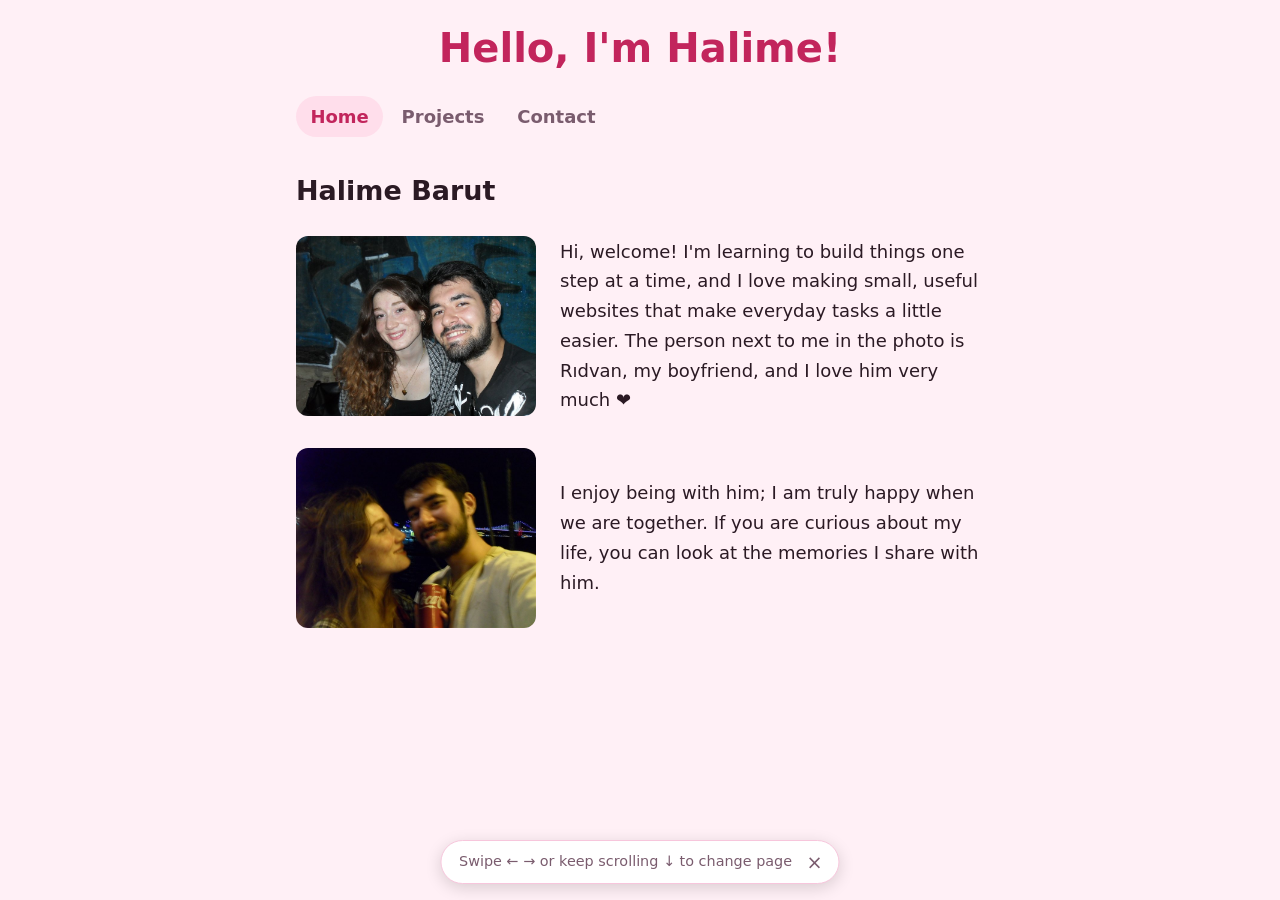
<file: index.html>
<!DOCTYPE html>
<html lang="en">
<head>
  <meta charset="UTF-8">
  <meta name="viewport" content="width=device-width, initial-scale=1">
  <title>Home · Halime Barut</title>
  <link rel="stylesheet" href="style.css">
  <script src="swipe.js" defer></script>
</head>
<body>
  <h1 class="greeting">Hello, I'm Halime!</h1>

  <!-- Shared menu: the same on every page. Only aria-current moves. -->
  <nav class="site-nav" aria-label="Main">
    <a href="index.html" aria-current="page">Home</a>
    <a href="projects.html">Projects</a>
    <a href="contact.html">Contact</a>
  </nav>

  <main>
    <h2>Halime Barut</h2>
    <div class="photo-text">
      <img src="photo.jpg" alt="Halime Barut and Rıdvan smiling together" width="240" height="180">
      <p>Hi, welcome! I'm learning to build things one step at a time, and I love making small, useful websites that make everyday tasks a little easier. The person next to me in the photo is Rıdvan, my boyfriend, and I love him very much ❤️</p>
    </div>

    <div class="photo-text">
      <img src="photo-2.jpg" alt="Halime Barut and Rıdvan at night by the water, with a lit-up bridge behind them" width="240" height="180">
      <p>I enjoy being with him; I am truly happy when we are together. If you are curious about my life, you can look at the memories I share with him.</p>
    </div>

    <div class="swipe-hint"><span>Swipe ← → or keep scrolling ↓ to change page</span><button class="hint-close" type="button" aria-label="Hide hint">×</button></div>
  </main>
</body>
</html>
</file>
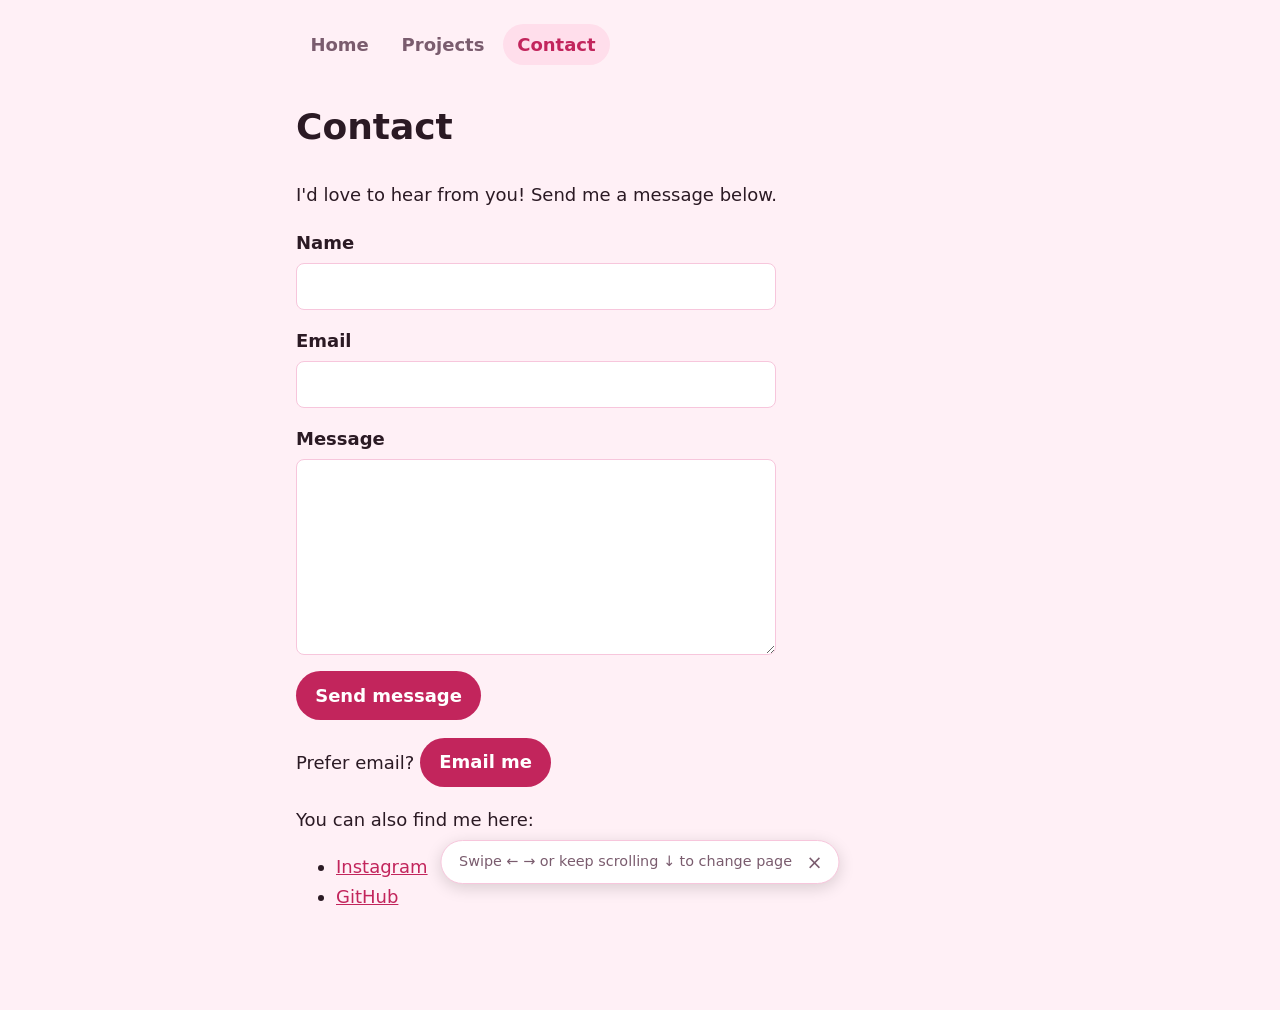
<file: contact.html>
<!DOCTYPE html>
<html lang="en">
<head>
  <meta charset="UTF-8">
  <meta name="viewport" content="width=device-width, initial-scale=1">
  <title>Contact · Halime Barut</title>
  <link rel="stylesheet" href="style.css">
  <script src="swipe.js" defer></script>
</head>
<body>
  <!-- Shared menu: the same on every page. Only aria-current moves. -->
  <nav class="site-nav" aria-label="Main">
    <a href="index.html">Home</a>
    <a href="projects.html">Projects</a>
    <a href="contact.html" aria-current="page">Contact</a>
  </nav>

  <main>
    <h1>Contact</h1>
    <p>I'd love to hear from you! Send me a message below.</p>

    <!-- Formspree receives the form and emails it to me, so no server of my own is needed. -->
    <form class="contact-form" action="https://formspree.io/f/mqpebklr" method="POST">
      <label for="name">Name</label>
      <input type="text" id="name" name="name" autocomplete="name" required>

      <label for="email">Email</label>
      <input type="email" id="email" name="email" autocomplete="email" required>

      <label for="message">Message</label>
      <textarea id="message" name="message" rows="6" required></textarea>

      <button class="button" type="submit">Send message</button>
    </form>

    <!-- mailto: opens the visitor's email app with my address already filled in -->
    <p>Prefer email? <a class="button" href="mailto:baruthalime41@gmail.com">Email me</a></p>

    <p>You can also find me here:</p>
    <ul>
      <li><a href="https://www.instagram.com/hlm_ee3/">Instagram</a></li>
      <li><a href="https://github.com/baruthalime41-cmd">GitHub</a></li>
    </ul>

    <div class="swipe-hint"><span>Swipe ← → or keep scrolling ↓ to change page</span><button class="hint-close" type="button" aria-label="Hide hint">×</button></div>
  </main>
</body>
</html>
</file>
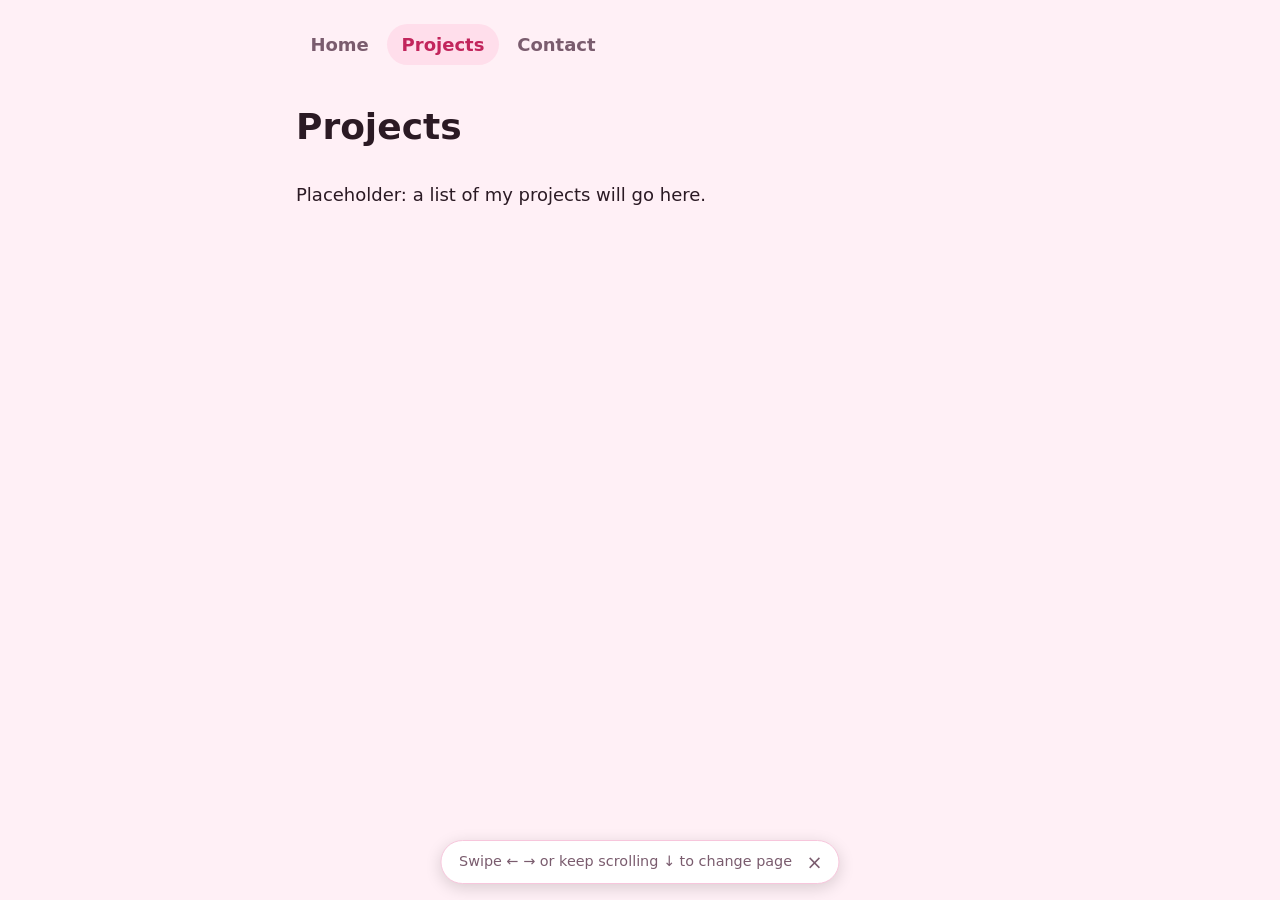
<file: projects.html>
<!DOCTYPE html>
<html lang="en">
<head>
  <meta charset="UTF-8">
  <meta name="viewport" content="width=device-width, initial-scale=1">
  <title>Projects · Halime Barut</title>
  <link rel="stylesheet" href="style.css">
  <script src="swipe.js" defer></script>
</head>
<body>
  <!-- Shared menu: the same on every page. Only aria-current moves. -->
  <nav class="site-nav" aria-label="Main">
    <a href="index.html">Home</a>
    <a href="projects.html" aria-current="page">Projects</a>
    <a href="contact.html">Contact</a>
  </nav>

  <main>
    <h1>Projects</h1>
    <p>Placeholder: a list of my projects will go here.</p>

    <div class="swipe-hint"><span>Swipe ← → or keep scrolling ↓ to change page</span><button class="hint-close" type="button" aria-label="Hide hint">×</button></div>
  </main>
</body>
</html>
</file>
<file: style.css>
/* Shared styles for every page. Change something here and all pages update. */

/* ---------- Colours (change these to restyle the whole site) ---------- */
/* Theme: pink */
:root {
  --bg: #fff0f6;
  --surface: #ffffff;
  --text: #2b1a24;
  --muted: #7a5c6e;
  --border: #f7c6dc;
  --accent: #c2255c;
  --accent-hover: #a61e4d;
  --accent-soft: #ffdeeb;
  --accent-text: #ffffff;
}

/* Dark mode follows the visitor's system setting */
@media (prefers-color-scheme: dark) {
  :root {
    --bg: #1c1218;
    --surface: #2a1a23;
    --text: #f8e8f0;
    --muted: #c4a3b5;
    --border: #4a2c3c;
    --accent: #ff8cc0;
    --accent-hover: #ffb0d4;
    --accent-soft: #44233a;
    --accent-text: #2b0f1e;
  }
}

/* ---------- Base ---------- */
/* Padding and borders count inside an element's width, so nothing overflows on phones */
* {
  box-sizing: border-box;
}

body {
  font-family: system-ui, -apple-system, "Segoe UI", sans-serif;
  font-size: 1.125rem; /* a little bigger than the browser's default */
  line-height: 1.65;
  max-width: 720px;
  margin: 0 auto;
  padding: 1.5rem 1rem 5rem; /* extra room at the bottom so the hint doesn't cover text */
  color: var(--text);
  background: var(--bg);
}

a {
  color: var(--accent);
}

a:focus-visible,
button:focus-visible {
  outline: 3px solid var(--accent);
  outline-offset: 3px;
  border-radius: 4px;
}

/* ---------- Greeting at the very top of Home ---------- */
.greeting {
  margin: 0 0 1.5rem;
  text-align: center;
  font-size: 2.5rem;
  line-height: 1.2;
  color: var(--accent);
}

/* ---------- Navigation menu (same on every page) ---------- */
.site-nav {
  display: flex;
  flex-wrap: wrap;
  gap: 0.25rem;
  margin-bottom: 2rem;
}

.site-nav a {
  padding: 0.35rem 0.9rem;
  border-radius: 999px;
  font-weight: 600;
  text-decoration: none;
  color: var(--muted);
}

.site-nav a:hover {
  color: var(--text);
  background: var(--accent-soft);
}

/* The page you're on is highlighted */
.site-nav a[aria-current="page"] {
  color: var(--accent);
  background: var(--accent-soft);
}

/* ---------- Photo with text beside it ---------- */
/* Side by side; on narrow screens the text moves under the photo */
.photo-text {
  display: flex;
  flex-wrap: wrap;
  align-items: center;
  gap: 1.5rem;
  margin-bottom: 2rem;
}

.photo-text img {
  width: 240px;
  max-width: 100%; /* never wider than the screen */
  height: auto;    /* keep the photo's shape */
  border-radius: 12px;
}

.photo-text p {
  flex: 1;
  min-width: 220px;
  margin: 0;
}

/* ---------- Buttons ---------- */
/* Used on both links and real <button>s */
.button {
  display: inline-block;
  padding: 0.6rem 1.2rem;
  border: none;
  border-radius: 999px;
  background: var(--accent);
  color: var(--accent-text);
  font: inherit;
  font-weight: 600;
  text-decoration: none;
  cursor: pointer;
}

.button:hover {
  background: var(--accent-hover);
}

/* ---------- Contact form ---------- */
.contact-form {
  max-width: 480px;
}

.contact-form label {
  display: block;
  margin-top: 1rem;
  font-weight: 600;
}

.contact-form input,
.contact-form textarea {
  display: block;
  width: 100%;
  margin-top: 0.3rem;
  padding: 0.5rem;
  font: inherit;
  color: var(--text);
  background: var(--surface);
  border: 1px solid var(--border);
  border-radius: 8px;
}

.contact-form button {
  margin-top: 1rem;
}

/* ---------- Swiping between pages (see swipe.js) ---------- */
/* Fingers can still scroll up/down and zoom, but sideways moves go to swipe.js */
html {
  touch-action: pan-y pinch-zoom;
  /* Stop the browser's own "swipe = go back" and "pull down = reload" so they don't fight with ours */
  overscroll-behavior: none;
}

/* Floating hint at the bottom of the screen.
   It starts hidden below the screen; swipe.js slides it up (.show)
   and away again when it's dragged down or closed. */
.swipe-hint {
  position: fixed;
  bottom: 1rem;
  left: 50%;
  transform: translate(-50%, 200%);
  opacity: 0;
  transition: transform 0.3s ease, opacity 0.3s ease;
  display: flex;
  align-items: center;
  gap: 0.5rem;
  padding: 0.5rem 0.6rem 0.5rem 1.1rem;
  border: 1px solid var(--border);
  border-radius: 999px;
  background: var(--surface);
  box-shadow: 0 4px 16px rgba(0, 0, 0, 0.15);
  font-size: 0.9rem;
  color: var(--muted);
  /* As wide as the text needs, but never wider than a phone screen */
  width: max-content;
  max-width: calc(100% - 2rem);
  /* Fingers dragging on the hint go to swipe.js, not to scrolling */
  touch-action: none;
  cursor: grab;
  user-select: none;
}

.swipe-hint.show {
  transform: translate(-50%, 0);
  opacity: 1;
}

.hint-close {
  border: none;
  background: none;
  font: inherit;
  font-size: 1.2rem;
  line-height: 1;
  padding: 0.2rem 0.4rem;
  color: var(--muted);
  cursor: pointer;
}

.hint-close:hover {
  color: var(--accent);
}
</file>
